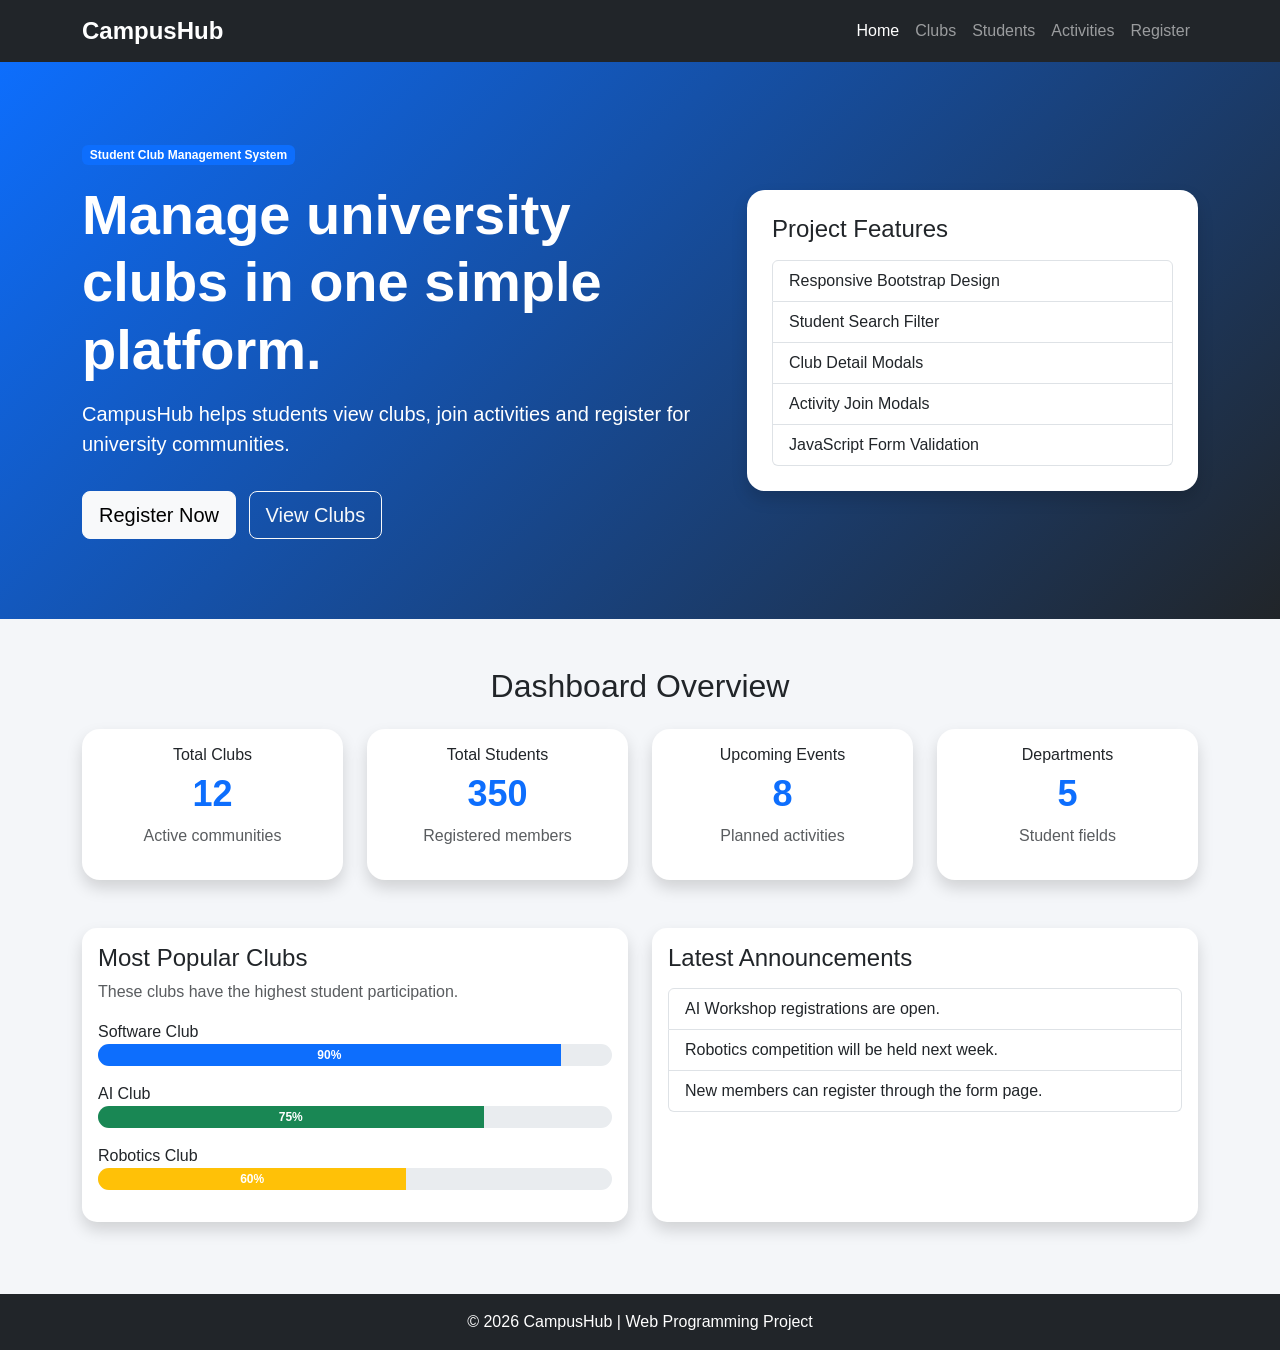
<file: index.html>
<!DOCTYPE html>
<html lang="en">
<head>
    <meta charset="UTF-8">
    <meta name="viewport" content="width=device-width, initial-scale=1.0">
    <title>CampusHub Home</title>

    <link href="https://cdn.jsdelivr.net/npm/bootstrap@5.3.3/dist/css/bootstrap.min.css" rel="stylesheet">
    <link rel="stylesheet" href="css/style.css">
</head>
<body>

<nav class="navbar navbar-expand-lg navbar-dark bg-dark">
    <div class="container">

        <a class="navbar-brand" href="index.html">CampusHub</a>

        <button class="navbar-toggler" type="button" data-bs-toggle="collapse" data-bs-target="#menu">
            <span class="navbar-toggler-icon"></span>
        </button>

        <div class="collapse navbar-collapse" id="menu">
            <ul class="navbar-nav ms-auto">
                <li class="nav-item"><a class="nav-link active" href="index.html">Home</a></li>
                <li class="nav-item"><a class="nav-link" href="clubs.html">Clubs</a></li>
                <li class="nav-item"><a class="nav-link" href="students.html">Students</a></li>
                <li class="nav-item"><a class="nav-link" href="activities.html">Activities</a></li>
                <li class="nav-item"><a class="nav-link" href="register.html">Register</a></li>
            </ul>
        </div>

    </div>
</nav>

<header class="hero-section">
    <div class="container">
        <div class="row align-items-center">

            <div class="col-md-7">

                <span class="badge bg-primary mb-3">
                    Student Club Management System
                </span>

                <h1 class="display-4 text-white">
                    Manage university clubs in one simple platform.
                </h1>

                <p class="lead text-white mt-3">
                    CampusHub helps students view clubs, join activities and register for university communities.
                </p>

                <a href="register.html" class="btn btn-light btn-lg mt-3">
                    Register Now
                </a>

                <a href="clubs.html" class="btn btn-outline-light btn-lg mt-3 ms-2">
                    View Clubs
                </a>

            </div>

            <div class="col-md-5 mt-4 mt-md-0">

                <div class="hero-card shadow">

                    <h4 class="mb-3">Project Features</h4>

                    <ul class="list-group">

                        <li class="list-group-item">Responsive Bootstrap Design</li>
                        <li class="list-group-item">Student Search Filter</li>
                        <li class="list-group-item">Club Detail Modals</li>
                        <li class="list-group-item">Activity Join Modals</li>
                        <li class="list-group-item">JavaScript Form Validation</li>

                    </ul>

                </div>

            </div>

        </div>
    </div>
</header>

<section class="container mt-5">

    <h2 class="text-center mb-4">
        Dashboard Overview
    </h2>

    <div class="row">

        <div class="col-md-3 mb-4">
            <div class="card shadow text-center dashboard-card">
                <div class="card-body">
                    <h6>Total Clubs</h6>
                    <h2>12</h2>
                    <p class="text-muted">Active communities</p>
                </div>
            </div>
        </div>

        <div class="col-md-3 mb-4">
            <div class="card shadow text-center dashboard-card">
                <div class="card-body">
                    <h6>Total Students</h6>
                    <h2>350</h2>
                    <p class="text-muted">Registered members</p>
                </div>
            </div>
        </div>

        <div class="col-md-3 mb-4">
            <div class="card shadow text-center dashboard-card">
                <div class="card-body">
                    <h6>Upcoming Events</h6>
                    <h2>8</h2>
                    <p class="text-muted">Planned activities</p>
                </div>
            </div>
        </div>

        <div class="col-md-3 mb-4">
            <div class="card shadow text-center dashboard-card">
                <div class="card-body">
                    <h6>Departments</h6>
                    <h2>5</h2>
                    <p class="text-muted">Student fields</p>
                </div>
            </div>
        </div>

    </div>

</section>

<section class="container mt-4 mb-5">

    <div class="row">

        <div class="col-md-6 mb-4">

            <div class="card shadow h-100">

                <div class="card-body">

                    <h4>Most Popular Clubs</h4>

                    <p class="text-muted">
                        These clubs have the highest student participation.
                    </p>

                    <div class="mb-3">
                        <label>Software Club</label>
                        <div class="progress">
                            <div class="progress-bar" style="width: 90%;">90%</div>
                        </div>
                    </div>

                    <div class="mb-3">
                        <label>AI Club</label>
                        <div class="progress">
                            <div class="progress-bar bg-success" style="width: 75%;">75%</div>
                        </div>
                    </div>

                    <div class="mb-3">
                        <label>Robotics Club</label>
                        <div class="progress">
                            <div class="progress-bar bg-warning" style="width: 60%;">60%</div>
                        </div>
                    </div>

                </div>

            </div>

        </div>

        <div class="col-md-6 mb-4">

            <div class="card shadow h-100">

                <div class="card-body">

                    <h4>Latest Announcements</h4>

                    <div class="list-group mt-3">

                        <div class="list-group-item">
                            AI Workshop registrations are open.
                        </div>

                        <div class="list-group-item">
                            Robotics competition will be held next week.
                        </div>

                        <div class="list-group-item">
                            New members can register through the form page.
                        </div>

                    </div>

                </div>

            </div>

        </div>

    </div>

</section>

<footer class="bg-dark text-white text-center p-3">
    <p class="mb-0">
        © 2026 CampusHub | Web Programming Project
    </p>
</footer>

<script src="https://cdn.jsdelivr.net/npm/bootstrap@5.3.3/dist/js/bootstrap.bundle.min.js"></script>
<script src="js/script.js"></script>

</body>
</html>
</file>
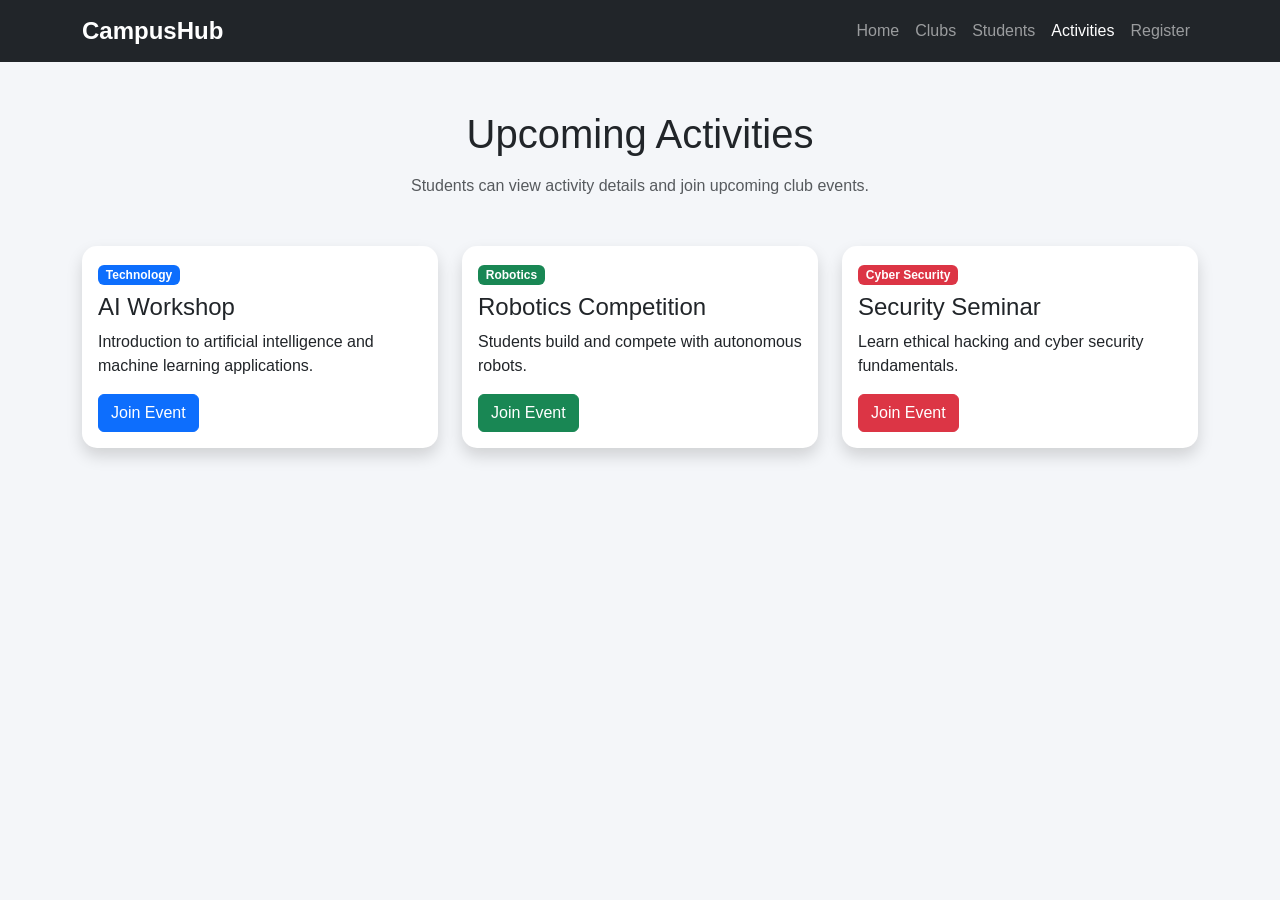
<file: activities.html>
<!DOCTYPE html>
<html lang="en">
<head>
    <meta charset="UTF-8">
    <meta name="viewport" content="width=device-width, initial-scale=1.0">
    <title>Activities</title>

    <link href="https://cdn.jsdelivr.net/npm/bootstrap@5.3.3/dist/css/bootstrap.min.css" rel="stylesheet">
    <link rel="stylesheet" href="css/style.css">
</head>
<body>

<nav class="navbar navbar-expand-lg navbar-dark bg-dark">

    <div class="container">

        <a class="navbar-brand" href="index.html">
            CampusHub
        </a>

        <button class="navbar-toggler" type="button" data-bs-toggle="collapse" data-bs-target="#menu">
            <span class="navbar-toggler-icon"></span>
        </button>

        <div class="collapse navbar-collapse" id="menu">

            <ul class="navbar-nav ms-auto">
                <li class="nav-item"><a class="nav-link" href="index.html">Home</a></li>
                <li class="nav-item"><a class="nav-link" href="clubs.html">Clubs</a></li>
                <li class="nav-item"><a class="nav-link" href="students.html">Students</a></li>
                <li class="nav-item"><a class="nav-link active" href="activities.html">Activities</a></li>
                <li class="nav-item"><a class="nav-link" href="register.html">Register</a></li>
            </ul>

        </div>

    </div>

</nav>

<div class="container mt-5">

    <h1 class="text-center mb-3">
        Upcoming Activities
    </h1>

    <p class="text-center text-muted mb-5">
        Students can view activity details and join upcoming club events.
    </p>

    <div class="row">

        <div class="col-md-4 mb-4">

            <div class="card shadow h-100">

                <div class="card-body">

                    <span class="badge bg-primary mb-2">Technology</span>

                    <h4 class="card-title">AI Workshop</h4>

                    <p class="card-text">
                        Introduction to artificial intelligence and machine learning applications.
                    </p>

                    <button class="btn btn-primary" data-bs-toggle="modal" data-bs-target="#aiWorkshopModal">
                        Join Event
                    </button>

                </div>

            </div>

        </div>

        <div class="col-md-4 mb-4">

            <div class="card shadow h-100">

                <div class="card-body">

                    <span class="badge bg-success mb-2">Robotics</span>

                    <h4 class="card-title">Robotics Competition</h4>

                    <p class="card-text">
                        Students build and compete with autonomous robots.
                    </p>

                    <button class="btn btn-success" data-bs-toggle="modal" data-bs-target="#roboticsCompetitionModal">
                        Join Event
                    </button>

                </div>

            </div>

        </div>

        <div class="col-md-4 mb-4">

            <div class="card shadow h-100">

                <div class="card-body">

                    <span class="badge bg-danger mb-2">Cyber Security</span>

                    <h4 class="card-title">Security Seminar</h4>

                    <p class="card-text">
                        Learn ethical hacking and cyber security fundamentals.
                    </p>

                    <button class="btn btn-danger" data-bs-toggle="modal" data-bs-target="#securitySeminarModal">
                        Join Event
                    </button>

                </div>

            </div>

        </div>

    </div>

</div>

<!-- AI Workshop Modal -->
<div class="modal fade" id="aiWorkshopModal" tabindex="-1">
    <div class="modal-dialog">
        <div class="modal-content">

            <div class="modal-header">
                <h5 class="modal-title">AI Workshop Registration</h5>
                <button type="button" class="btn-close" data-bs-dismiss="modal"></button>
            </div>

            <div class="modal-body">
                <p><strong>Event:</strong> AI Workshop</p>
                <p><strong>Date:</strong> 25 May 2026</p>
                <p><strong>Location:</strong> Computer Lab 2</p>
                <p><strong>Description:</strong> Students will learn basic machine learning concepts and AI project examples.</p>
                <p class="text-success"><strong>Status:</strong> You can join this event.</p>
            </div>

            <div class="modal-footer">
                <button class="btn btn-secondary" data-bs-dismiss="modal">Cancel</button>
                <button class="btn btn-primary" data-bs-dismiss="modal">Confirm Join</button>
            </div>

        </div>
    </div>
</div>

<!-- Robotics Competition Modal -->
<div class="modal fade" id="roboticsCompetitionModal" tabindex="-1">
    <div class="modal-dialog">
        <div class="modal-content">

            <div class="modal-header">
                <h5 class="modal-title">Robotics Competition Registration</h5>
                <button type="button" class="btn-close" data-bs-dismiss="modal"></button>
            </div>

            <div class="modal-body">
                <p><strong>Event:</strong> Robotics Competition</p>
                <p><strong>Date:</strong> 28 May 2026</p>
                <p><strong>Location:</strong> Engineering Workshop</p>
                <p><strong>Description:</strong> Students will design and test small autonomous robot systems.</p>
                <p class="text-success"><strong>Status:</strong> You can join this event.</p>
            </div>

            <div class="modal-footer">
                <button class="btn btn-secondary" data-bs-dismiss="modal">Cancel</button>
                <button class="btn btn-success" data-bs-dismiss="modal">Confirm Join</button>
            </div>

        </div>
    </div>
</div>

<!-- Security Seminar Modal -->
<div class="modal fade" id="securitySeminarModal" tabindex="-1">
    <div class="modal-dialog">
        <div class="modal-content">

            <div class="modal-header">
                <h5 class="modal-title">Security Seminar Registration</h5>
                <button type="button" class="btn-close" data-bs-dismiss="modal"></button>
            </div>

            <div class="modal-body">
                <p><strong>Event:</strong> Security Seminar</p>
                <p><strong>Date:</strong> 30 May 2026</p>
                <p><strong>Location:</strong> Seminar Hall</p>
                <p><strong>Description:</strong> Students will learn cyber security basics and ethical hacking concepts.</p>
                <p class="text-success"><strong>Status:</strong> You can join this event.</p>
            </div>

            <div class="modal-footer">
                <button class="btn btn-secondary" data-bs-dismiss="modal">Cancel</button>
                <button class="btn btn-danger" data-bs-dismiss="modal">Confirm Join</button>
            </div>

        </div>
    </div>
</div>

<script src="https://cdn.jsdelivr.net/npm/bootstrap@5.3.3/dist/js/bootstrap.bundle.min.js"></script>
<script src="js/script.js"></script>

</body>
</html>
</file>
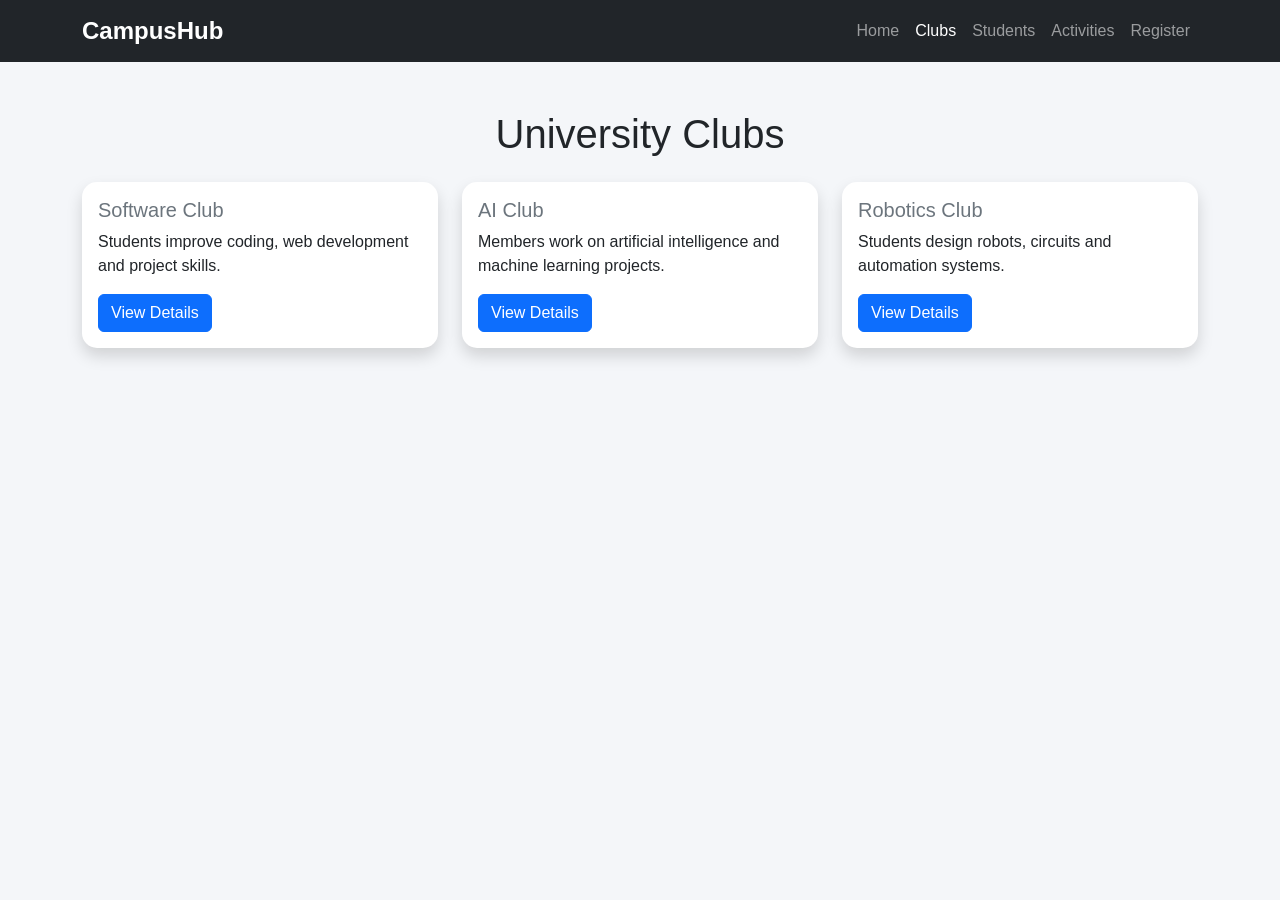
<file: clubs.html>
<!DOCTYPE html>
<html lang="en">
<head>
    <meta charset="UTF-8">
    <meta name="viewport" content="width=device-width, initial-scale=1.0">
    <title>Clubs</title>

    <link href="https://cdn.jsdelivr.net/npm/bootstrap@5.3.3/dist/css/bootstrap.min.css" rel="stylesheet">
    <link rel="stylesheet" href="css/style.css">
</head>
<body>

<nav class="navbar navbar-expand-lg navbar-dark bg-dark">
    <div class="container">
        <a class="navbar-brand" href="index.html">CampusHub</a>

        <button class="navbar-toggler" type="button" data-bs-toggle="collapse" data-bs-target="#menu">
            <span class="navbar-toggler-icon"></span>
        </button>

        <div class="collapse navbar-collapse" id="menu">
            <ul class="navbar-nav ms-auto">
                <li class="nav-item"><a class="nav-link" href="index.html">Home</a></li>
                <li class="nav-item"><a class="nav-link active" href="clubs.html">Clubs</a></li>
                <li class="nav-item"><a class="nav-link" href="students.html">Students</a></li>
                <li class="nav-item"><a class="nav-link" href="activities.html">Activities</a></li>
                <li class="nav-item"><a class="nav-link" href="register.html">Register</a></li>
            </ul>
        </div>
    </div>
</nav>

<div class="container mt-5">

    <h1 class="text-center mb-4">University Clubs</h1>

    <div class="row">

        <div class="col-md-4 mb-4">
            <div class="card shadow h-100">
                <div class="card-body">
                    <h5 class="card-title">Software Club</h5>
                    <p class="card-text">Students improve coding, web development and project skills.</p>
                    <button class="btn btn-primary" data-bs-toggle="modal" data-bs-target="#softwareModal">
                        View Details
                    </button>
                </div>
            </div>
        </div>

        <div class="col-md-4 mb-4">
            <div class="card shadow h-100">
                <div class="card-body">
                    <h5 class="card-title">AI Club</h5>
                    <p class="card-text">Members work on artificial intelligence and machine learning projects.</p>
                    <button class="btn btn-primary" data-bs-toggle="modal" data-bs-target="#aiModal">
                        View Details
                    </button>
                </div>
            </div>
        </div>

        <div class="col-md-4 mb-4">
            <div class="card shadow h-100">
                <div class="card-body">
                    <h5 class="card-title">Robotics Club</h5>
                    <p class="card-text">Students design robots, circuits and automation systems.</p>
                    <button class="btn btn-primary" data-bs-toggle="modal" data-bs-target="#roboticsModal">
                        View Details
                    </button>
                </div>
            </div>
        </div>

    </div>

</div>

<!-- Software Modal -->
<div class="modal fade" id="softwareModal" tabindex="-1">
    <div class="modal-dialog">
        <div class="modal-content">

            <div class="modal-header">
                <h5 class="modal-title">Software Club Details</h5>
                <button type="button" class="btn-close" data-bs-dismiss="modal"></button>
            </div>

            <div class="modal-body">
                <p><strong>Club Name:</strong> Software Club</p>
                <p><strong>Area:</strong> Web development, coding and software projects</p>
                <p><strong>Members:</strong> 120 students</p>
                <p><strong>Goal:</strong> To help students improve programming and teamwork skills.</p>
            </div>

            <div class="modal-footer">
                <button class="btn btn-secondary" data-bs-dismiss="modal">Close</button>
            </div>

        </div>
    </div>
</div>

<!-- AI Modal -->
<div class="modal fade" id="aiModal" tabindex="-1">
    <div class="modal-dialog">
        <div class="modal-content">

            <div class="modal-header">
                <h5 class="modal-title">AI Club Details</h5>
                <button type="button" class="btn-close" data-bs-dismiss="modal"></button>
            </div>

            <div class="modal-body">
                <p><strong>Club Name:</strong> AI Club</p>
                <p><strong>Area:</strong> Artificial intelligence, machine learning and data science</p>
                <p><strong>Members:</strong> 95 students</p>
                <p><strong>Goal:</strong> To develop AI-based projects and organize workshops.</p>
            </div>

            <div class="modal-footer">
                <button class="btn btn-secondary" data-bs-dismiss="modal">Close</button>
            </div>

        </div>
    </div>
</div>

<!-- Robotics Modal -->
<div class="modal fade" id="roboticsModal" tabindex="-1">
    <div class="modal-dialog">
        <div class="modal-content">

            <div class="modal-header">
                <h5 class="modal-title">Robotics Club Details</h5>
                <button type="button" class="btn-close" data-bs-dismiss="modal"></button>
            </div>

            <div class="modal-body">
                <p><strong>Club Name:</strong> Robotics Club</p>
                <p><strong>Area:</strong> Robot design, sensors, circuits and automation</p>
                <p><strong>Members:</strong> 80 students</p>
                <p><strong>Goal:</strong> To build robotic systems and join competitions.</p>
            </div>

            <div class="modal-footer">
                <button class="btn btn-secondary" data-bs-dismiss="modal">Close</button>
            </div>

        </div>
    </div>
</div>

<script src="https://cdn.jsdelivr.net/npm/bootstrap@5.3.3/dist/js/bootstrap.bundle.min.js"></script>
<script src="js/script.js"></script>

</body>
</html>
</file>
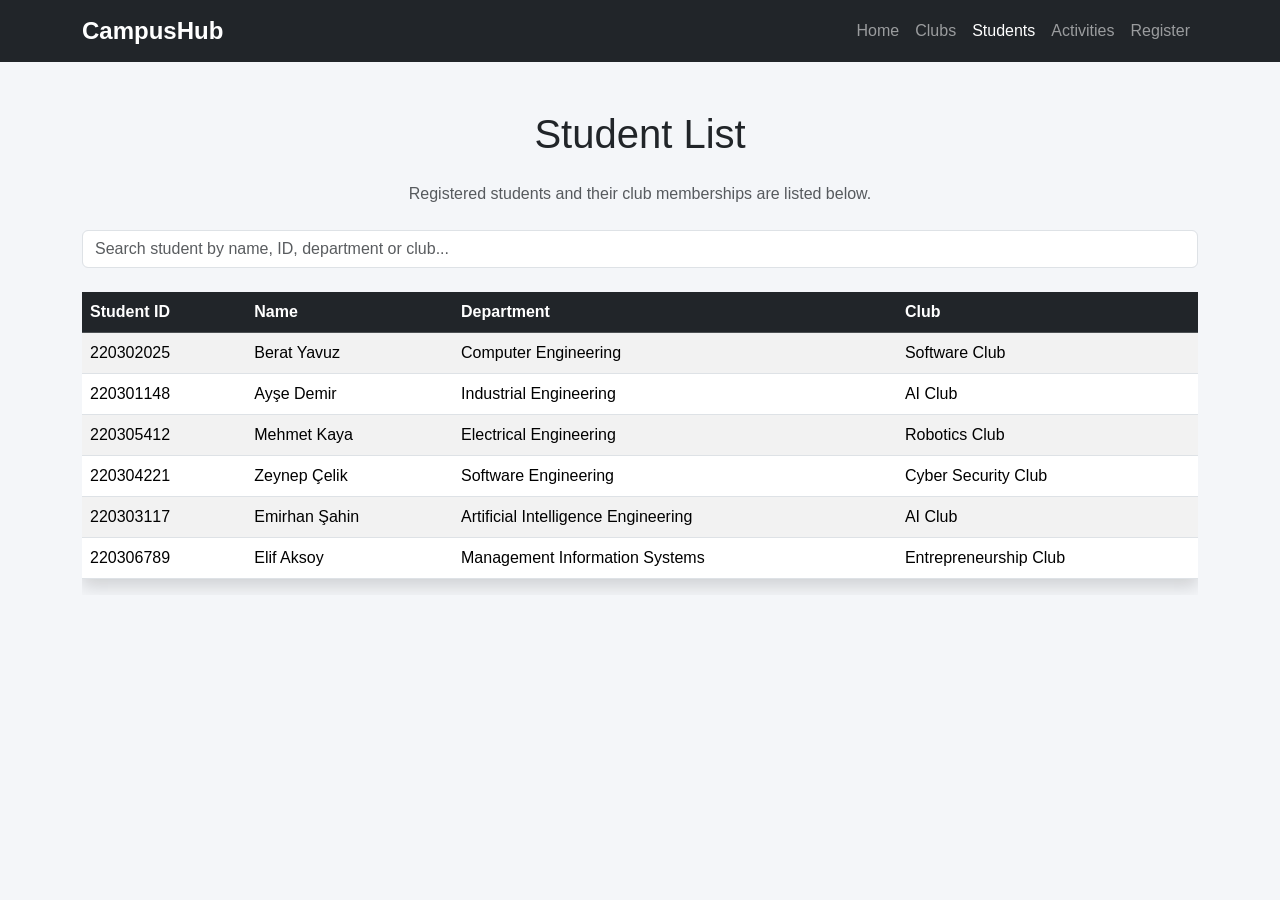
<file: students.html>
<!DOCTYPE html>
<html lang="en">
<head>
    <meta charset="UTF-8">
    <meta name="viewport" content="width=device-width, initial-scale=1.0">
    <title>Students</title>

    <link href="https://cdn.jsdelivr.net/npm/bootstrap@5.3.3/dist/css/bootstrap.min.css" rel="stylesheet">
    <link rel="stylesheet" href="css/style.css">
</head>
<body>

<nav class="navbar navbar-expand-lg navbar-dark bg-dark">

    <div class="container">

        <a class="navbar-brand" href="index.html">
            CampusHub
        </a>

        <button class="navbar-toggler" type="button" data-bs-toggle="collapse" data-bs-target="#menu">
            <span class="navbar-toggler-icon"></span>
        </button>

        <div class="collapse navbar-collapse" id="menu">

            <ul class="navbar-nav ms-auto">

                <li class="nav-item">
                    <a class="nav-link" href="index.html">Home</a>
                </li>

                <li class="nav-item">
                    <a class="nav-link" href="clubs.html">Clubs</a>
                </li>

                <li class="nav-item">
                    <a class="nav-link active" href="students.html">Students</a>
                </li>

                <li class="nav-item">
                    <a class="nav-link" href="activities.html">Activities</a>
                </li>

                <li class="nav-item">
                    <a class="nav-link" href="register.html">Register</a>
                </li>

            </ul>

        </div>

    </div>

</nav>

<div class="container mt-5">

    <h1 class="text-center mb-4">
        Student List
    </h1>

    <p class="text-center text-muted mb-4">
        Registered students and their club memberships are listed below.
    </p>

    <div class="mb-4">

        <input 
            type="text" 
            id="studentSearch" 
            class="form-control" 
            placeholder="Search student by name, ID, department or club..."
        >

    </div>

    <div class="table-responsive">

        <table class="table table-striped table-hover shadow">

            <thead class="table-dark">

                <tr>
                    <th>Student ID</th>
                    <th>Name</th>
                    <th>Department</th>
                    <th>Club</th>
                </tr>

            </thead>

            <tbody id="studentTable">

                <tr>
                    <td>220302025</td>
                    <td>Berat Yavuz</td>
                    <td>Computer Engineering</td>
                    <td>Software Club</td>
                </tr>

                <tr>
                    <td>220301148</td>
                    <td>Ayşe Demir</td>
                    <td>Industrial Engineering</td>
                    <td>AI Club</td>
                </tr>

                <tr>
                    <td>220305412</td>
                    <td>Mehmet Kaya</td>
                    <td>Electrical Engineering</td>
                    <td>Robotics Club</td>
                </tr>

                <tr>
                    <td>220304221</td>
                    <td>Zeynep Çelik</td>
                    <td>Software Engineering</td>
                    <td>Cyber Security Club</td>
                </tr>

                <tr>
                    <td>220303117</td>
                    <td>Emirhan Şahin</td>
                    <td>Artificial Intelligence Engineering</td>
                    <td>AI Club</td>
                </tr>

                <tr>
                    <td>220306789</td>
                    <td>Elif Aksoy</td>
                    <td>Management Information Systems</td>
                    <td>Entrepreneurship Club</td>
                </tr>

            </tbody>

        </table>

    </div>

</div>

<script src="https://cdn.jsdelivr.net/npm/bootstrap@5.3.3/dist/js/bootstrap.bundle.min.js"></script>

<script src="js/script.js"></script>

</body>
</html>
</file>
<file: css/style.css>
body {
    background-color: #f4f6f9;
    font-family: Arial, sans-serif;
}

.navbar-brand {
    font-weight: bold;
    font-size: 24px;
}

.display-4 {
    font-weight: bold;
    color: #212529;
}

.lead {
    color: #6c757d;
}

.card {
    border: none;
    border-radius: 15px;
}

.card h5 {
    color: #6c757d;
}

.card h2 {
    color: #0d6efd;
    font-weight: bold;
}

.card:hover {
    transform: translateY(-5px);
    transition: 0.3s;
}

.hero-section {
    background: linear-gradient(135deg, #0d6efd, #212529);
    padding: 80px 0;
}

.hero-card {
    background-color: white;
    padding: 25px;
    border-radius: 18px;
}

.dashboard-card {
    border-radius: 18px;
}

.dashboard-card h2 {
    font-size: 36px;
}

.progress {
    height: 22px;
    border-radius: 20px;
}

.progress-bar {
    font-weight: bold;
}
</file>
